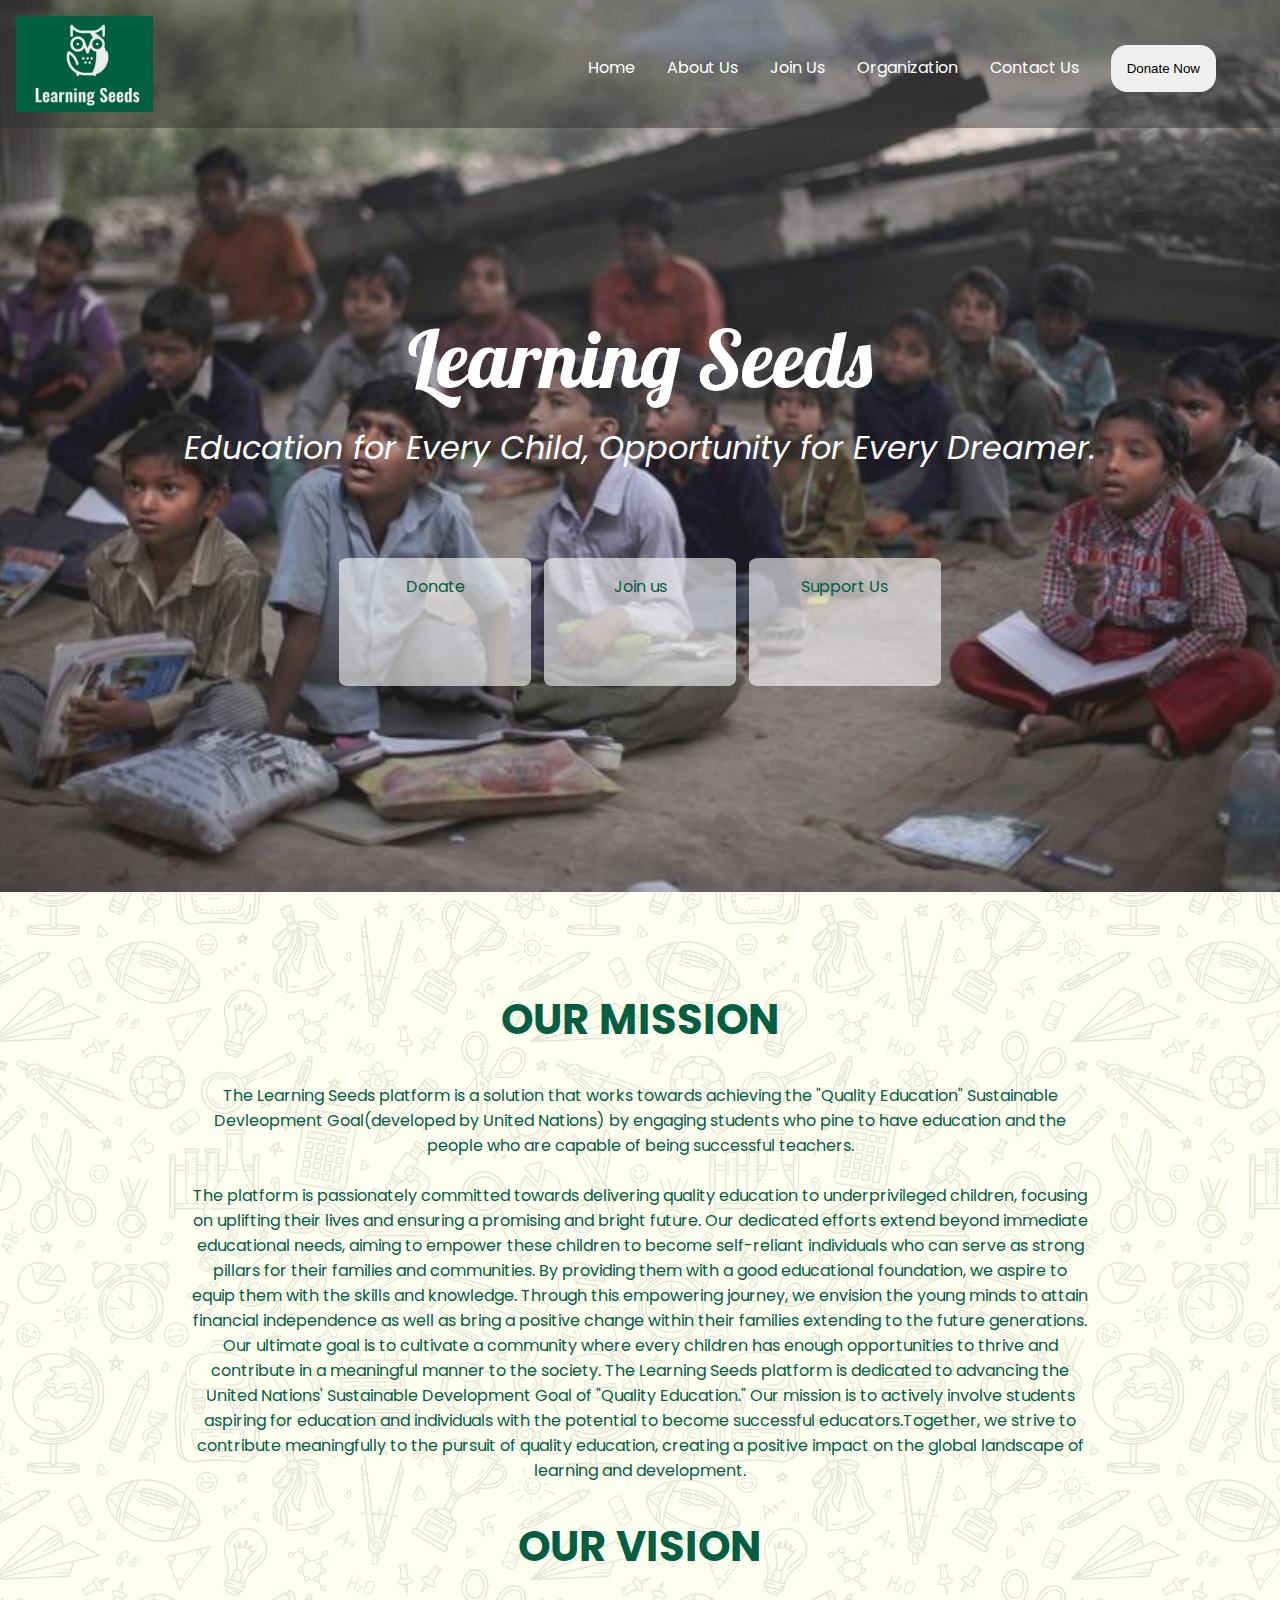
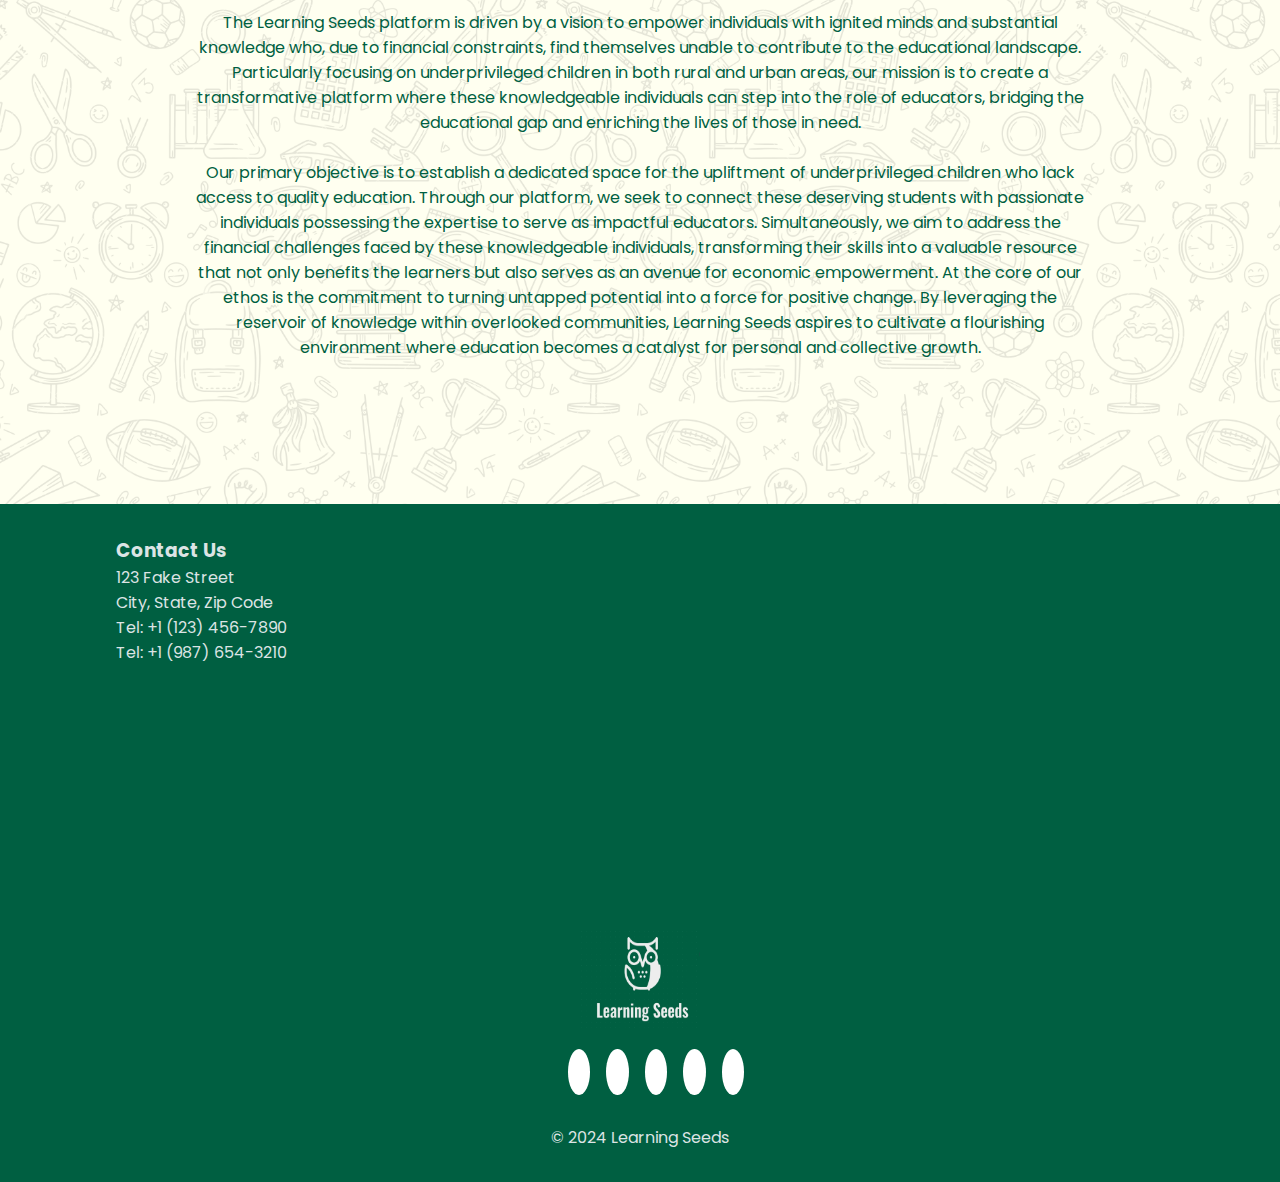
<file: index.html>
<!DOCTYPE html>
<html lang="en">
<head> 
    <meta charset="UTF-8">
    <meta name="viewport" content="width=device-width, initial-scale=1.0">
    <title>Welcome To Learning Seeds</title>
    <link rel="preconnect" href="https://fonts.googleapis.com">
    <link rel="preconnect" href="https://fonts.gstatic.com" crossorigin>
    <link href="https://fonts.googleapis.com/css2?family=DM+Serif+Display:ital@0;1&display=swap" rel="stylesheet">
    <link rel="stylesheet" href="https://cdnjs.cloudflare.com/ajax/libs/font-awesome/6.5.1/css/all.min.css" integrity="sha512-DTOQO9RWCH3ppGqcWaEA1BIZOC6xxalwEsw9c2QQeAIftl+Vegovlnee1c9QX4TctnWMn13TZye+giMm8e2LwA==" crossorigin="anonymous" referrerpolicy="no-referrer" />
    <link rel="stylesheet" href="./pages/css/mine.css">
    <!-- Lobster -->
<link href="https://fonts.googleapis.com/css2?family=Lobster&display=swap" rel="stylesheet">
<!-- Poppins -->
<link href="https://fonts.googleapis.com/css2?family=Lobster&family=Poppins:ital,wght@0,100;0,200;0,300;0,400;0,500;0,600;0,700;0,800;0,900;1,100;1,200;1,300;1,400;1,500;1,600;1,700;1,800;1,900&display=swap" rel="stylesheet">
</head>  
<body>

<!-- Slideshow starts-->
<div class="slideshow">
  <div class="slides">
      <img class="slide" src="./Images/slide a.jpg" alt="Slide 1">
      <img class="slide" src="./Images/slide b2.png" alt="Slide 2">
      <img class="slide" src="./Images/slide p2.png" alt="Slide 3">
      <img class="slide" src="./Images/slide a.jpg" alt="Slide 1">
  </div>
  <!-- Slideshow ends -->

  <!-- text over slideshow -->
  <div class="overlays">
    <!-- NAVBAR here -->
    <nav class="navbar">
        <div class="container">
            <div class="navlogo">
                <img src="./Images/logo.jpg" alt="Logo">
            </div>
            <div class="hamburger" id="hamb" onclick="toggleNav()"><i class="fa-solid fa-bars"></i></div>
            <div class="navs" id="navs">
                <ul type="none" id="abc">
                    <li><a href="./index.html">Home</a></li>
                    <li><a href="#aboutus">About Us</a></li>
                    <li><a href="./pages/educator.html">Join Us</a></li>
                    <li><a href="./pages/Org.html">Organization</a></li>
                    <li><a href="./pages/">Contact Us</a></li>
                    <li> <a href="./pages/donations.html"><button class="btndonate">Donate Now</button></a></li>
                </ul>
            </div>
        </div>
      </nav>
      <!--  -->


      <h1 class="maintext">Learning Seeds</h1>
      <h2 class="subline"><i>Education for Every Child, Opportunity for Every Dreamer.</i></h2>
    
      <div class="mainpage-boxes">
        <div class="single-box"><a href="./pages/donations.html">
            <div class="firsticon"><i class="fa-solid fa-hand-holding-heart"></i></div>
            <div class="til">Donate</div></a>
        </div>
        <div class="single-box"><a href="./pages/educator.html">
            <div class="firsticon"><i class="fa-solid fa-earth-americas"></i></div>
            <div class="til">Join us</div></a>
        </div>
        <div class="single-box"><a href="./pages/Org.html">
            <div class="firsticon"><i class="fa-solid fa-handshake-angle"></i></div>
            <div class="til">Support Us</div></a>
        </div>
        </div>
    </div>
</div>

<!-- About Us Section -->

    <div class="aboutus" id="aboutus">  
        <div class="mis">
            <h1 class="mission">OUR MISSION</h1> 
            <div class="content">
                The Learning Seeds platform is a solution that works towards achieving the "Quality  Education" Sustainable Devleopment Goal(developed by United Nations) by engaging students who pine to have education and the people who are capable of being successful teachers.
                <br><br>
                The platform is passionately committed towards delivering quality education to underprivileged children,
                focusing on uplifting their lives and ensuring a promising and bright future. Our dedicated efforts extend beyond immediate educational needs, aiming to empower these children to become self-reliant individuals who can serve as strong pillars for their families and communities. By providing them with a good educational foundation, we aspire to equip them with the skills and knowledge. Through this empowering journey, we envision the young minds to attain financial independence as well as bring a positive change within their families extending to the future generations. Our ultimate goal is to cultivate a community where every children has enough opportunities to thrive and contribute in a meaningful manner to the society.
                The Learning Seeds platform is dedicated to advancing the United Nations' Sustainable Development Goal of "Quality Education." Our mission is to actively involve students aspiring for education and individuals with the potential to become successful educators.Together, we strive to contribute meaningfully to the pursuit of quality education, creating a positive impact on the global landscape of learning and development.
            </div>
        
            <h1 class="mission">OUR VISION</h1> 
            <div class="content">
                The Learning Seeds platform is driven by a vision to empower individuals with ignited minds and substantial knowledge who, due to financial constraints, find themselves unable to contribute to the educational landscape. Particularly focusing on underprivileged children in both rural and urban areas, our mission is to create a transformative platform where these knowledgeable individuals can step into the role of educators, bridging the educational gap and enriching the lives of those in need.
                <br>
                <br>
                Our primary objective is to establish a dedicated space for the upliftment of underprivileged children who lack access to quality education. Through our platform, we seek to connect these deserving students with passionate individuals possessing the expertise to serve as impactful educators. Simultaneously, we aim to address the financial challenges faced by these knowledgeable individuals, transforming their skills into a valuable resource that not only benefits the learners but also serves as an avenue for economic empowerment.
                At the core of our ethos is the commitment to turning untapped potential into a force for positive change. By leveraging the reservoir of knowledge within overlooked communities, Learning Seeds aspires to cultivate a flourishing environment where education becomes a catalyst for personal and collective growth.
            </div> 
        </div> 
    </div>    
    
<!-- Footer starts here -->
    <footer>
    <div class="footercontainer">
        <div class="upper">
            <div class="contact">
                <h3>Contact Us</h3>
                <div class="j"><p>123 Fake Street<br>
                City, State, Zip Code</p>
                <p>Tel: +1 (123) 456-7890<br>
                Tel: +1 (987) 654-3210</p></div>
            </div>
            <div class="mappy">
                <iframe src="https://www.google.com/maps/embed?pb=!1m18!1m12!1m3!1d3500.8204553104383!2d77.22985807521862!3d28.
                665094175646985!2m3!1f0!2f0!3f0!3m2!1i1024!2i768!4f13.1!3m3!1m2!1s0x390cfd0682f8aa2b%3A0x84c5888a85caa2bd!2sIGD
                TUW%20Auditorium!5e0!3m2!1sen!2sin!4v1708108491361!5m2!1sen!2sin" width="600" height="450" style="border:0;"
                allowfullscreen="" loading="lazy" referrerpolicy="no-referrer-when-downgrade" class="mappy"></iframe>
            </div>
        </div>

        <!-- Soc med icons -->
        <div class="lower">
            <img src="./Images/logo.jpg" alt="" height="100rem" width="120rem">
            <div class="socialmediaicons">
                <div class="icon"><a href=""><i class="fa-brands fa-facebook"></i></a></div>
                <div class="icon"><a href=""><i class="fa-brands fa-instagram"></i></a></div>
                <div class="icon"><a href=""><i class="fa-brands fa-twitter"></i></a></div>
                <div class="icon"><a href=""><i class="fa-brands fa-google-plus"></i></a></div>
                <div class="icon"><a href=""><i class="fa-brands fa-youtube"></i></a></div>
            </div>
        </div>
    </div>

    <div class="trademark">
        © 2024 Learning Seeds
    </div>
    </footer>
    
    <script>
        function toggleNav() {
            // var x = document.getElementById("hamb");
            var y= document.getElementById('abc');
            if (y.style.display == "none") {
                y.style.display = "flex";}
            else {
                y.style.display = "none";
            }
        }
    </script>
    
</body>
</html>
</file>
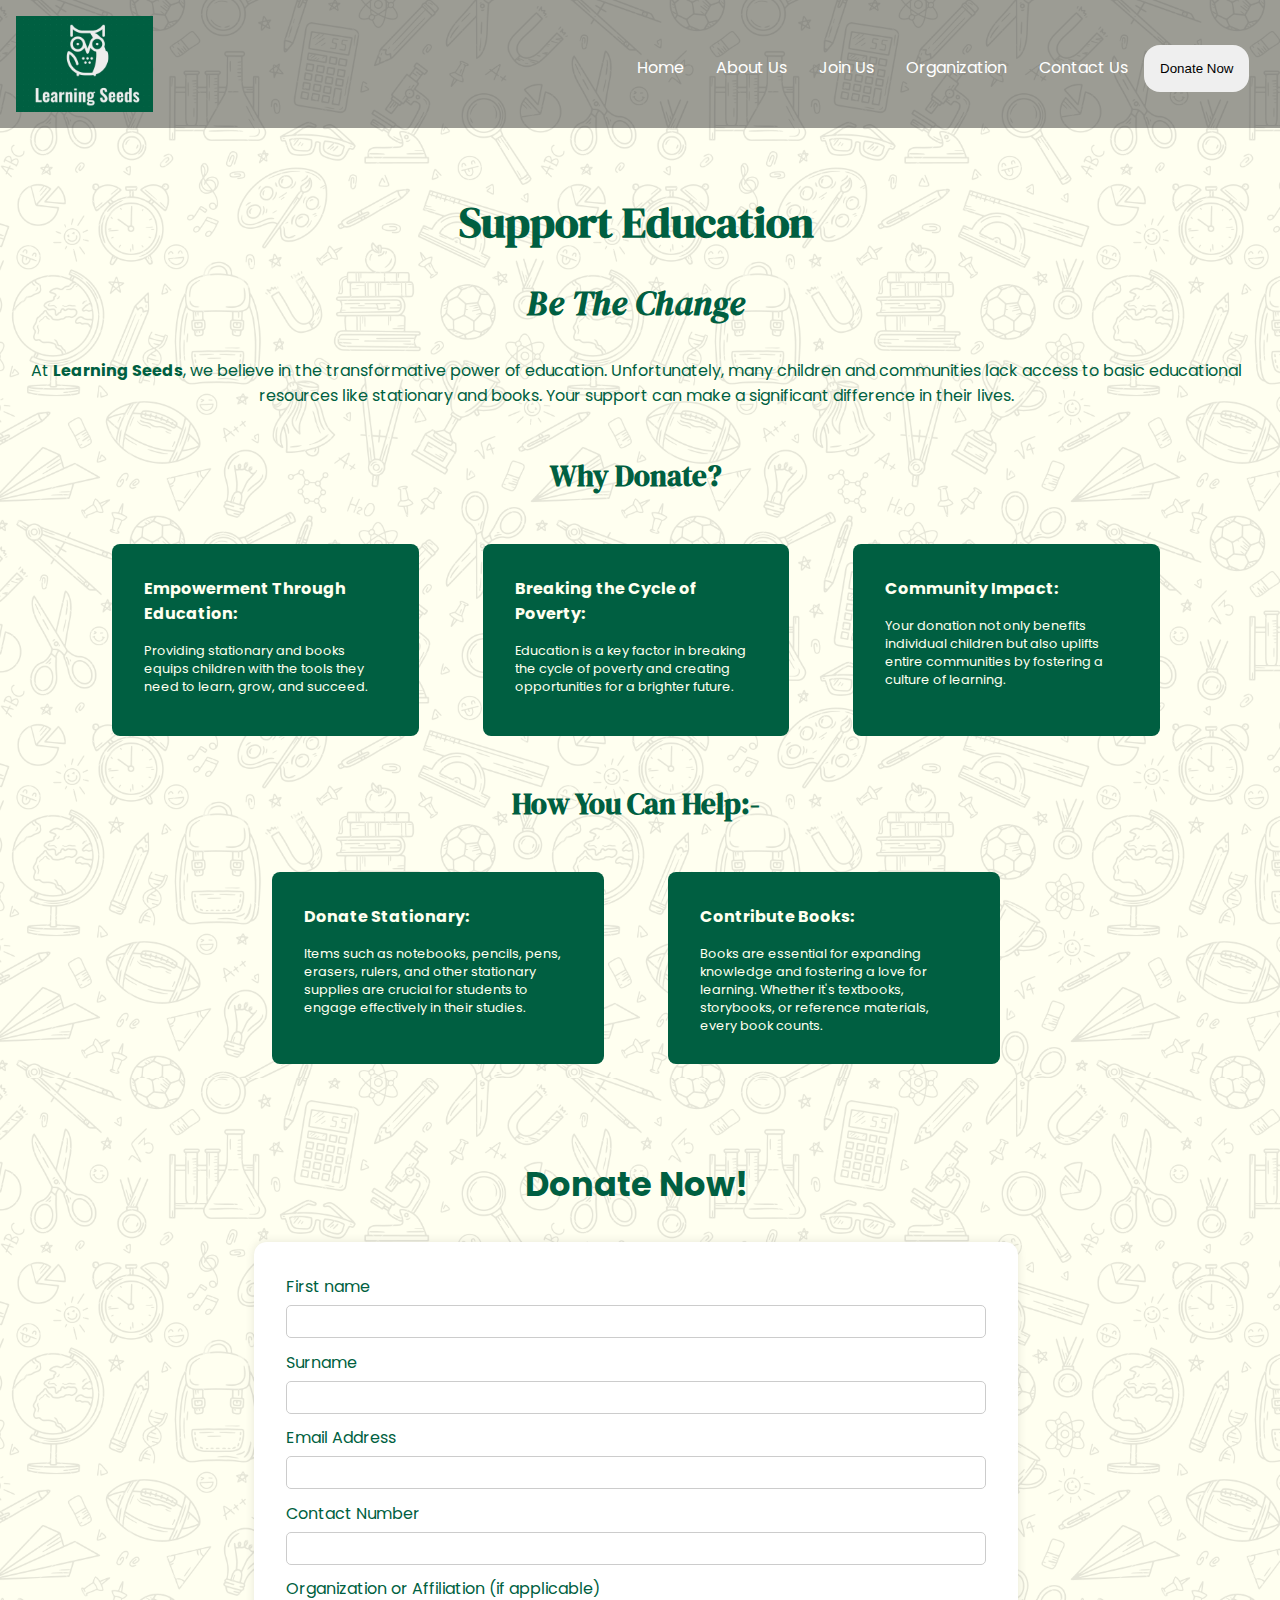
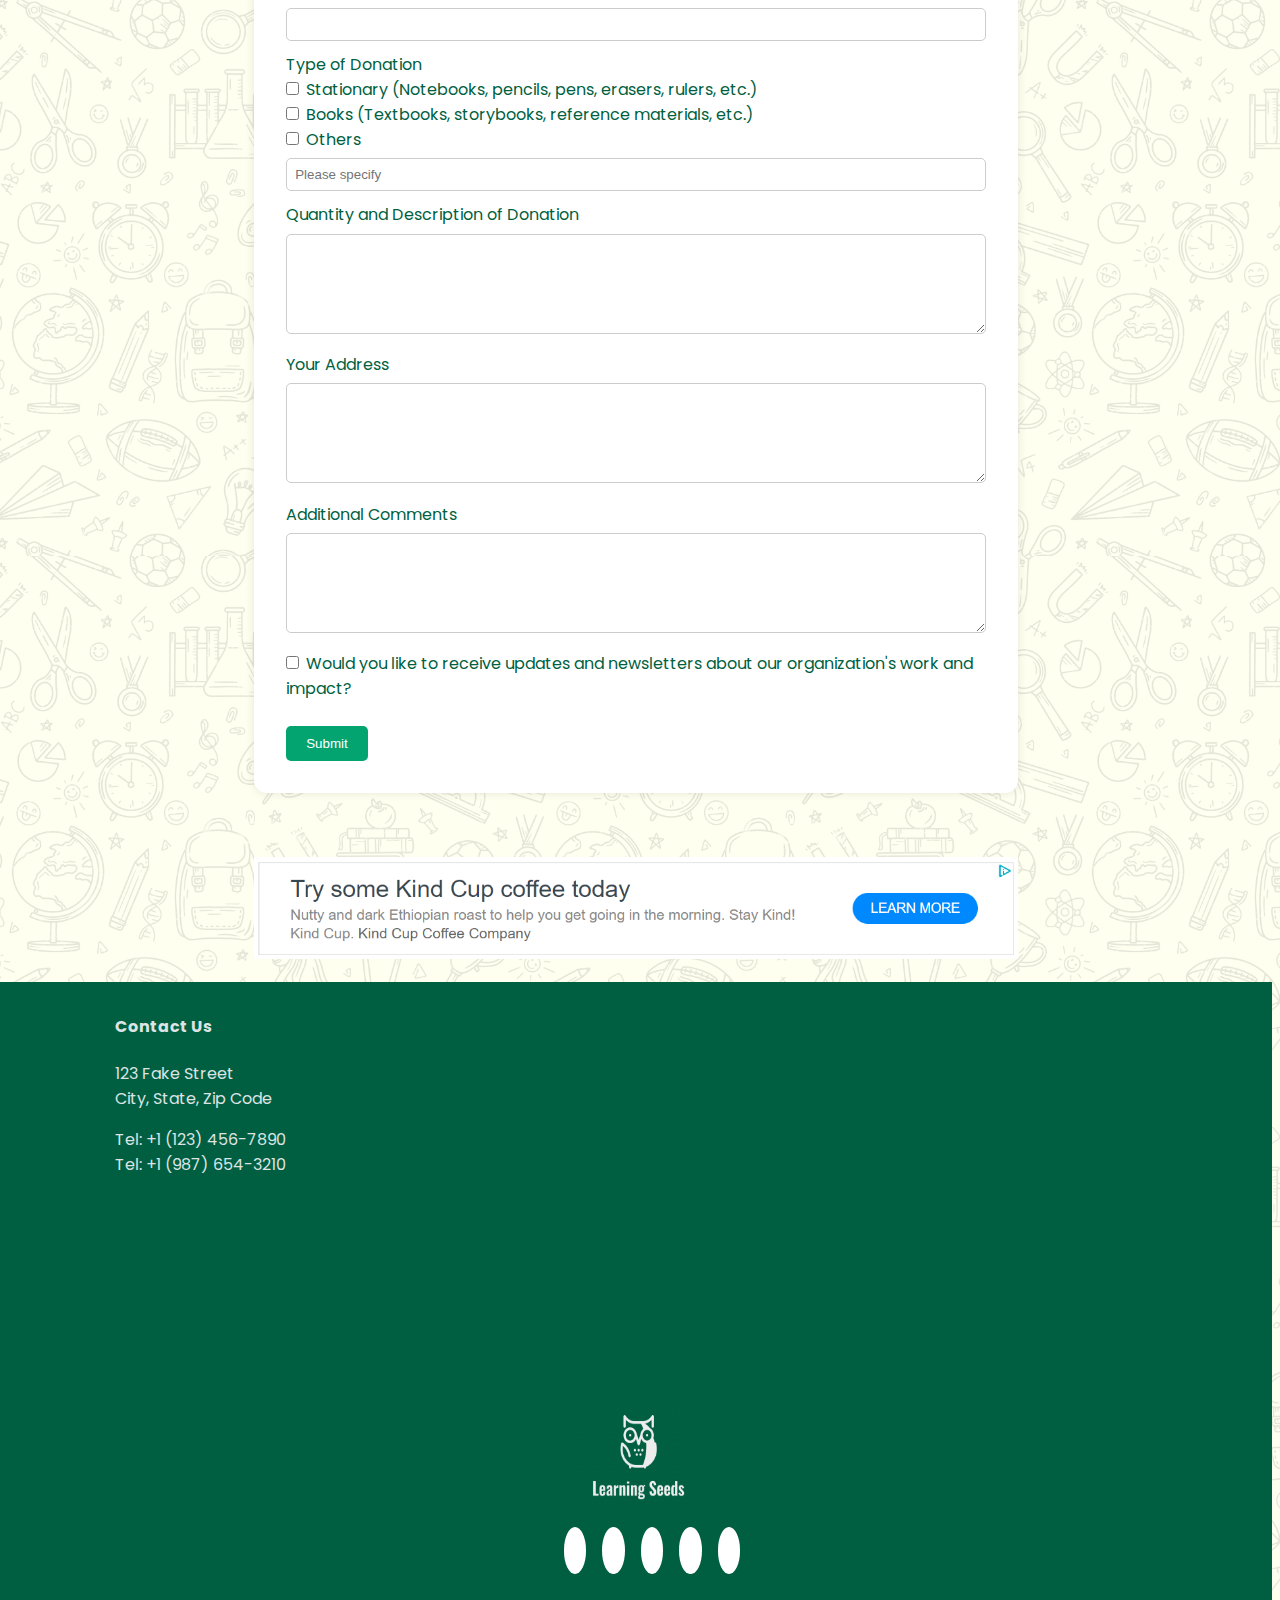
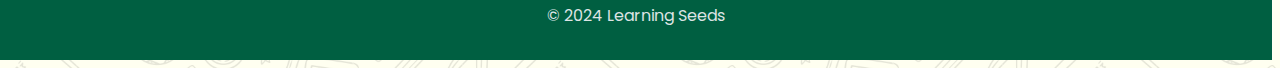
<file: pages/donations.html>
<!DOCTYPE html>
<html lang="en">
<head>
    <meta charset="UTF-8">
    <link rel="stylesheet" href="./css/donations.css">
    <meta name="viewport" content="width=device-width, initial-scale=1.0">
    <link rel="preconnect" href="https://fonts.googleapis.com">
    <link rel="preconnect" href="https://fonts.gstatic.com" crossorigin>
    <link rel="stylesheet" href="https://cdnjs.cloudflare.com/ajax/libs/font-awesome/6.5.1/css/all.min.css" integrity="sha512-DTOQO9RWCH3ppGqcWaEA1BIZOC6xxalwEsw9c2QQeAIftl+Vegovlnee1c9QX4TctnWMn13TZye+giMm8e2LwA==" crossorigin="anonymous" referrerpolicy="no-referrer" />
    <link href="https://fonts.googleapis.com/css2?family=DM+Serif+Display:ital@0;1&display=swap" rel="stylesheet">
    <link href="https://fonts.googleapis.com/css2?family=Lobster&family=Poppins:ital,wght@0,100;0,200;0,300;0,400;0,500;0,600;0,700;0,800;0,900;1,100;1,200;1,300;1,400;1,500;1,600;1,700;1,800;1,900&display=swap" rel="stylesheet">
    <title>Donations</title>
</head>
<body>
    <!-- NAVBAR here -->
    <nav class="navbar">
        <div class="container">
            <div class="navlogo">
                <img src="/Images/logo.jpg" alt="Logo">
            </div>
            <div class="hamburger" id="hamb" onclick="toggleNav()"><i class="fa-solid fa-bars"></i></div>
            <div class="navs" id="navs">
                <ul type="none" id="abc">
                    <li><a href="/index.html">Home</a></li>
                    <li><a href="/index.html">About Us</a></li>
                    <li><a href="./educator.html">Join Us</a></li>
                    <li><a href="./Org.html">Organization</a></li>
                    <li><a href="./contact.html">Contact Us</a></li>
                    <li> <a href="./donations.html"><button class="btndonate">Donate Now</button></a></li>
                </ul>
            </div>
        </div>
      </nav>
      <!--  -->
    <h1>Support Education</h1> 
    <h2 class="btc"><i>Be The Change </i></h2>
   <div class="tee"> At <b>Learning Seeds</b>, we believe in the transformative power of education. Unfortunately, many children and communities lack access to basic educational resources like stationary and books. Your support can make a significant difference in their lives.</div>
   <div class="main">
       <h2 class="hee">Why Donate?</h2>
    <div class="text1">
    <div class="boxes"><b>Empowerment Through Education:</b> <div class="smol">Providing stationary and books equips children with the tools they need to learn, grow, and succeed.</div></div>
    <div class="boxes"><b>Breaking the Cycle of Poverty:</b> <div class="smol">Education is a key factor in breaking the cycle of poverty and creating opportunities for a brighter future.</div></div>
    <div class="boxes"><b>Community Impact:</b> <div class="smol"> Your donation not only benefits individual children but also uplifts entire communities by fostering a culture of learning.</div>
</div> </div>
<h2 class="hee">How You Can Help:-</h2>
<div class="text2">
    <div class="boxes"><b>Donate Stationary:</b><br> <div class="smol">Items such as notebooks, pencils, pens, erasers, rulers, and other stationary supplies are crucial for students to engage effectively in their studies.</div> </div>
    <div class="boxes"><b>Contribute Books:</b><br> <div class="smol">Books are essential for expanding knowledge and fostering a love for learning. Whether it's textbooks, storybooks, or reference materials, every book counts.</div></div>

    </div>
</div> 
</div>
<div class="non"></div>
<div class="h"><h2>Donate Now!</h2></div>
<form>
    <label for="first-name">First name</label>
    <input type="text" id="first-name" name="first-name">
    
    <label for="surname">Surname</label>
    <input type="text" id="surname" name="surname">
    
    <label for="email">Email Address</label>
    <input type="text" id="email" name="email">
    
    <label for="contact-number">Contact Number</label>
    <input type="text" id="contact-number" name="contact-number">
    
    <label for="organization">Organization or Affiliation (if applicable)</label>
    <input type="text" id="organization" name="organization">
    
    <label>Type of Donation</label><br>
    <input type="checkbox" id="stationary" name="donation-type" value="Stationary">
    <label for="stationary">Stationary (Notebooks, pencils, pens, erasers, rulers, etc.)</label><br>
    
    <input type="checkbox" id="books" name="donation-type" value="Books">
    <label for="books">Books (Textbooks, storybooks, reference materials, etc.)</label><br>
    
    <input type="checkbox" id="others" name="donation-type" value="Others">
    <label for="others">Others</label>
    <input type="text" id="other-description" name="other-description" placeholder="Please specify">
    
    <label for="quantity-description">Quantity and Description of Donation</label>
    <textarea id="quantity-description" name="quantity-description" cols="30" rows="4"></textarea>
    
    <label for="address">Your Address</label>
    <textarea id="address" name="address" cols="30" rows="4"></textarea>
    
    <label for="additional-comments">Additional Comments</label>
    <textarea id="additional-comments" name="additional-comments" cols="30" rows="4"></textarea>
    
    <input type="checkbox" id="updates-newsletters" name="updates-newsletters">
    <label for="updates-newsletters">Would you like to receive updates and newsletters about our organization's work and impact?</label>
    <br><br>
    <button type="submit" id="btn">Submit</button>
</form> 
<!-- Embedding Google Advertisements using Google Adsense for use of Google Technology -->
<script async src="https://pagead2.googlesyndication.com/pagead/js/adsbygoogle.js?client=ca-pub-6715118164505559"
                     crossorigin="anonymous"></script>
                <!-- adver -->
<ins class="adsbygoogle"
        style="display:block"
        data-ad-client="ca-pub-6715118164505559"
        data-ad-slot="6099712718"
        data-ad-format="auto"
        data-full-width-responsive="true"></ins>
<script>
(adsbygoogle = window.adsbygoogle || []).push({});
</script>
<img src="/Images/samplead.png" class="imgad">
<footer>
    <div class="footercontainer">
    <div class="upper">
    <div class="contact">
        <h4>Contact Us</h4>
        <div class="j"><p>123 Fake Street<br>
        City, State, Zip Code</p>
        <p>Tel: +1 (123) 456-7890<br>
        Tel: +1 (987) 654-3210</p></div>
    </div>
    <div class="mappy">
        <iframe src="https://www.google.com/maps/embed?pb=!1m18!1m12!1m3!1d3500.8204553104383!2d77.22985807521862!3d28.
665094175646985!2m3!1f0!2f0!3f0!3m2!1i1024!2i768!4f13.1!3m3!1m2!1s0x390cfd0682f8aa2b%3A0x84c5888a85caa2bd!2sIGD
TUW%20Auditorium!5e0!3m2!1sen!2sin!4v1708108491361!5m2!1sen!2sin" width="600" height="450" style="border:0;"
 allowfullscreen="" loading="lazy" referrerpolicy="no-referrer-when-downgrade" class="mappy"></iframe>

</div>
</div>
    <div class="lower">
        <img src="/Images/logo.jpg" alt="" height="100rem" width="120rem">
        <div class="socialmediaicons">
                <div class="icon"><a href=""><i class="fa-brands fa-facebook"></i></a></div>
                <div class="icon"><a href=""><i class="fa-brands fa-instagram"></i></a></div>
                <div class="icon"><a href=""><i class="fa-brands fa-twitter"></i></a></div>
                <div class="icon"><a href=""><i class="fa-brands fa-google-plus"></i></a></div>
                <div class="icon"><a href=""><i class="fa-brands fa-youtube"></i></a></div>
        </div>
    </div>
</div>
<div class="trademark">
    © 2024 Learning Seeds
</div>
</footer>
<script>
function toggleNav() {
    // var x = document.getElementById("hamb");
    var y= document.getElementById('abc');
    if (y.style.display == "none") {
        y.style.display = "flex";}
    else {
        y.style.display = "none";
    }
} 
</script>
<script>
    document.getElementById("btn").addEventListener("click", function() {
        window.scrollTo(0, 0);
        alert("Your form has been submitted, we'll get back to you soon. Thank you!");
        })
</script></body>

    </html>
</file>
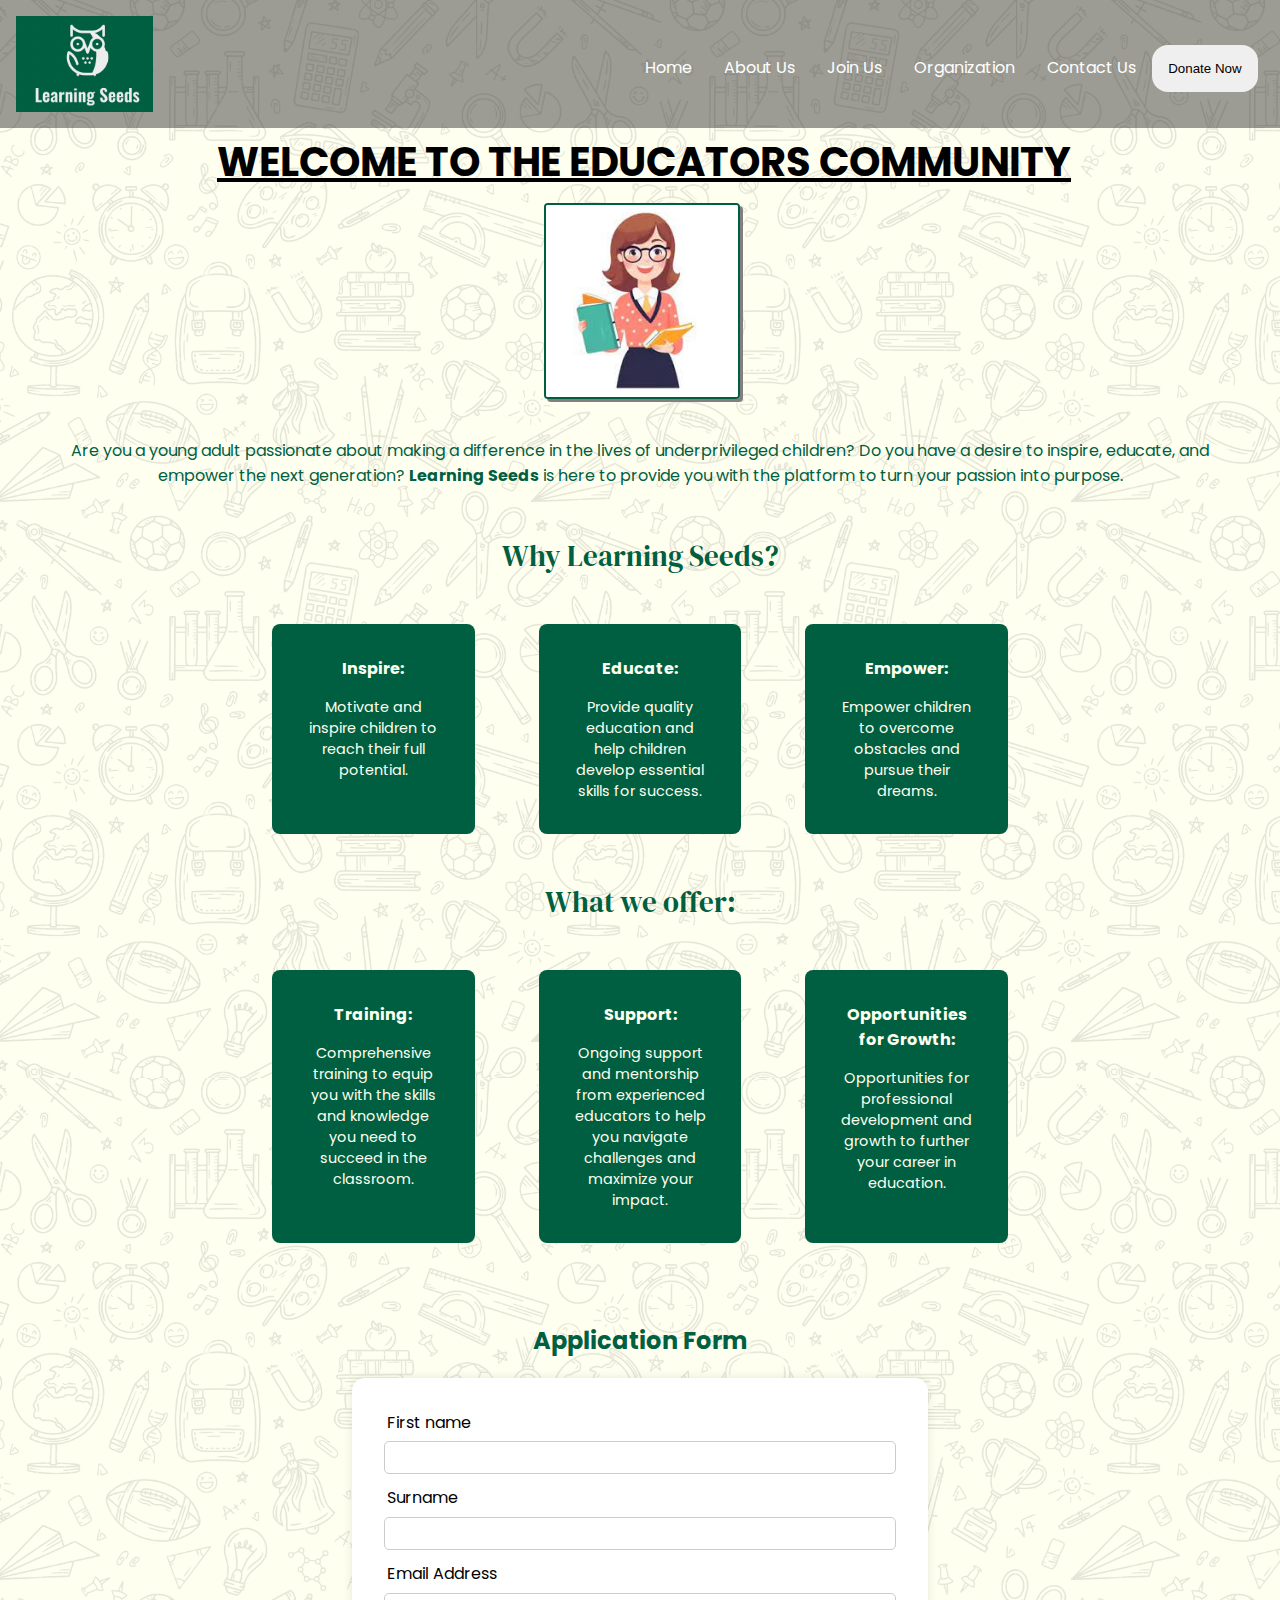
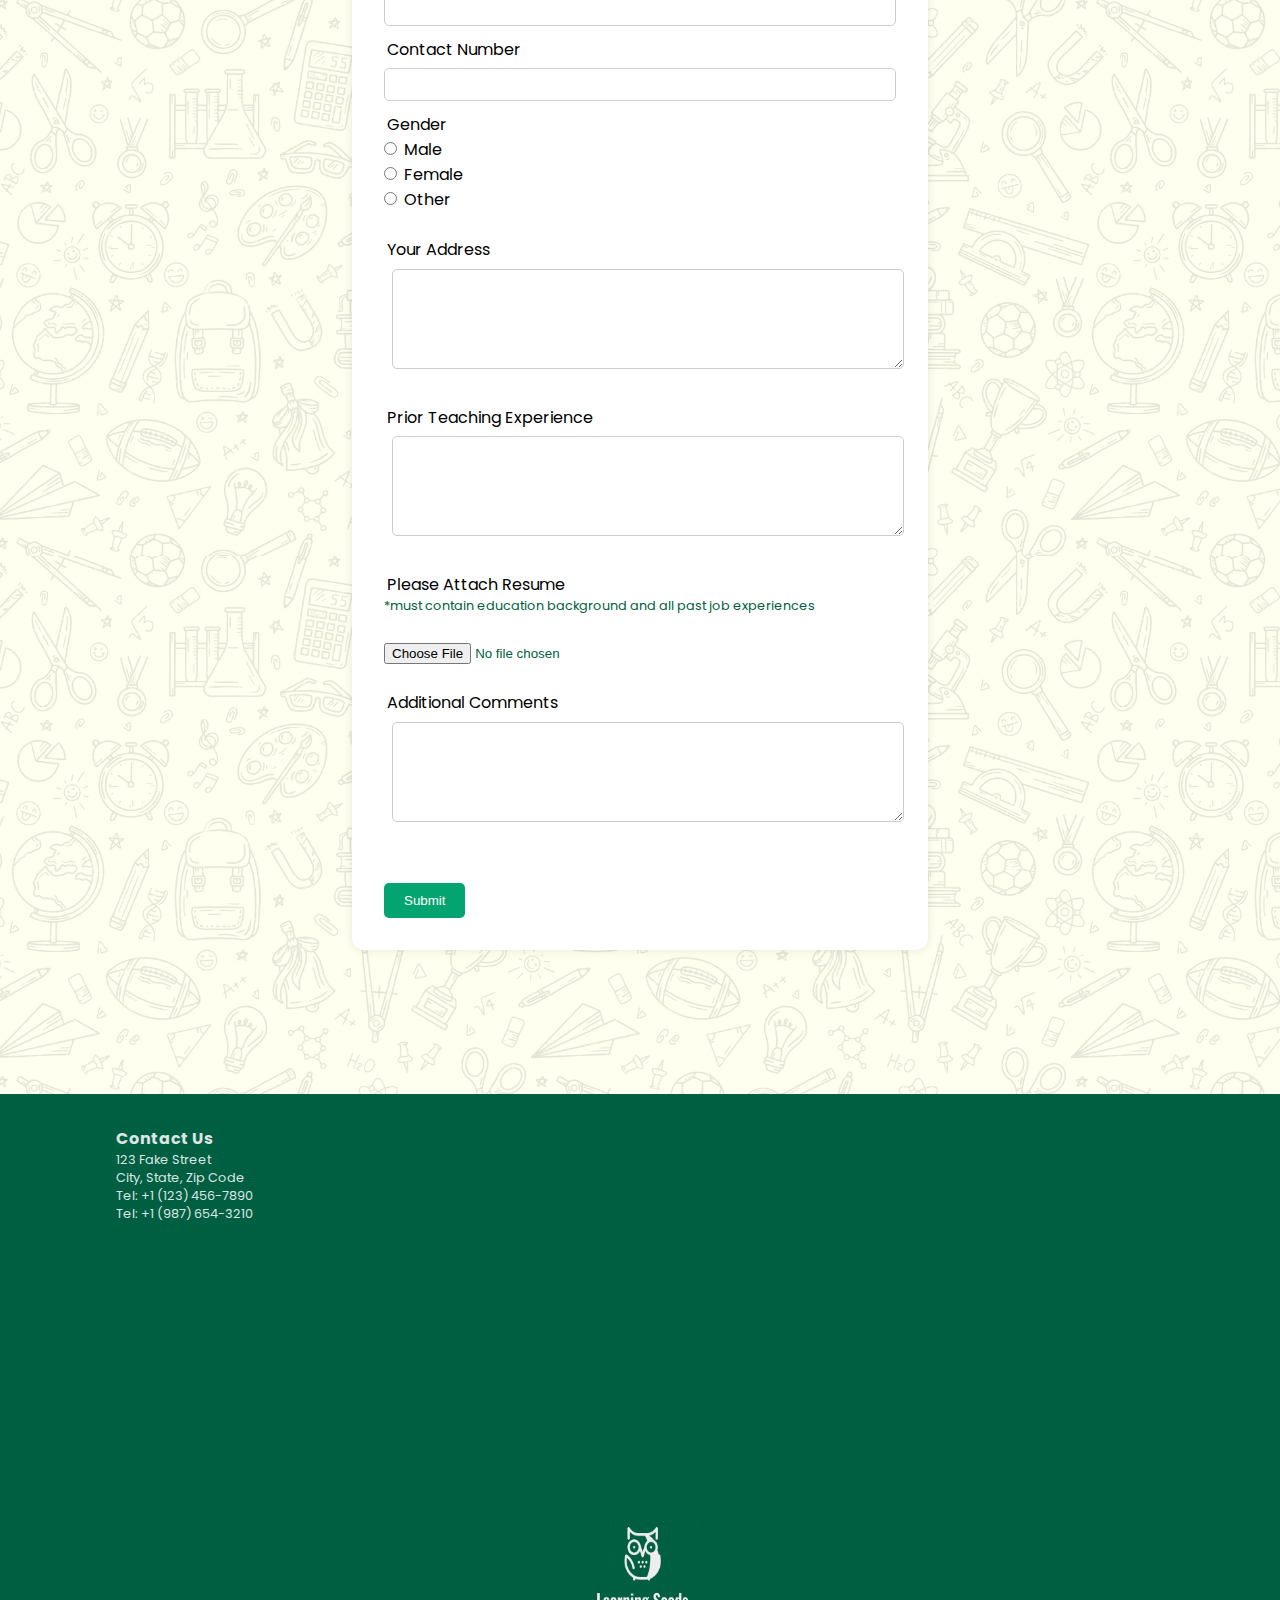
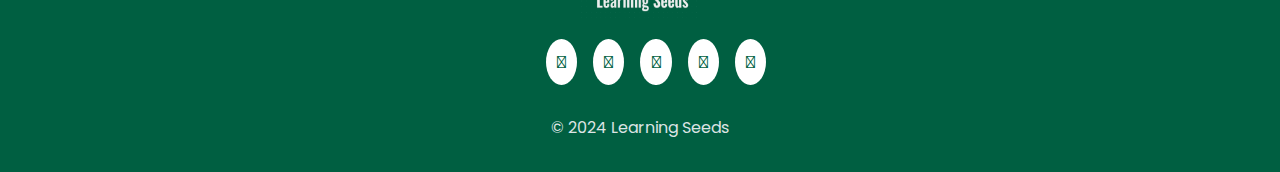
<file: pages/educator.html>
<!DOCTYPE html>
<html lang="en">
<head>
    <meta charset="UTF-8">
    <meta name="viewport" content="width=device-width, initial-scale=1.0">
    <link rel="preconnect" href="https://fonts.googleapis.com">
    <link rel="preconnect" href="https://fonts.gstatic.com" crossorigin>
    <link rel="stylesheet" href="https://cdnjs.cloudflare.com/ajax/libs/font-awesome/6.5.1/css/all.min.css" integrity="sha512-DTOQO9RWCH3ppGqcWaEA1BIZOC6xxalwEsw9c2QQeAIftl+Vegovlnee1c9QX4TctnWMn13TZye+giMm8e2LwA==" crossorigin="anonymous" referrerpolicy="no-referrer" />
    <link href="https://fonts.googleapis.com/css2?family=DM+Serif+Display:ital@0;1&display=swap" rel="stylesheet">
    <link href="https://fonts.googleapis.com/css2?family=Lobster&family=Poppins:ital,wght@0,100;0,200;0,300;0,400;0,500;0,600;0,700;0,800;0,900;1,100;1,200;1,300;1,400;1,500;1,600;1,700;1,800;1,900&display=swap" rel="stylesheet">
    <link href="https://cdnjs.cloudflare.com/ajax/libs/font-awesome/5.15.4/css/all.min.css" rel="stylesheet">
    <link href="./css/edu.css" rel="stylesheet"> 
    <title>Educator's Page</title>
</head> 
<body><!-- NAVBAR here -->
  <nav class="navbar">
      <div class="containner">
          <div class="navlogo">
              <img src="/Images/logo.jpg" alt="Logo">
          </div>
          <div class="hamburger" id="hamb" onclick="toggleNav()"><i class="fa-solid fa-bars"></i></div>
          <div class="navs" id="navs">
              <ul type="none" id="abc">
                <li><a href="/index.html">Home</a></li>
                <li><a href= "/index.html">About Us</a></li>
                <li><a href="./educator.html">Join Us</a></li>
                <li><a href="./Org.html">Organization</a></li>
                <li><a href="./contact.html">Contact Us</a></li>
                <li> <a href="./donations.html"><button class="btndonate">Donate Now</button></a></li>
              </ul>
          </div>
      </div>
    </nav>
    <!--  -->
    <h2 class="h2">WELCOME TO THE EDUCATORS COMMUNITY</h2>
    <img src="[data-uri]" alt="Image is not available" class="teacher">  
 <!-- <div class="container"> -->               
    <div class="intro-text"></div>
 <!-- <p class="para">"A job as a teacher affects eternity,inspire children.His influence can never stop."</p>  -->
 <div class="tee">Are you a young adult passionate about making a difference in the lives of 
    underprivileged children? Do you have a desire to inspire, educate, and empower the next generation? 
    <b>Learning Seeds</b> is here to provide you with the platform to turn your passion into purpose.</div>
 <!-- <div class="main"> -->
     <div class="hee">Why Learning Seeds?</div>
  <div class="text1">
  <div class="boxes"><b>Inspire:</b> <div class="smol">Motivate and inspire children to reach their full potential.</div></div>
  <div class="boxes"><b>Educate:</b> <div class="smol">Provide quality education and help children develop essential skills for success.</div></div>
  <div class="boxes"><b>Empower:</b> <div class="smol">Empower children to overcome obstacles and pursue their dreams.</div>
</div> </div>

<div class="hee">What we offer:</div>
<div class="text2">
    <div class="boxes">
        <b>Training:</b>
        <div class="smol">Comprehensive training to equip you with the skills and knowledge you need to succeed in the classroom.</div>
      </div>
      
      <div class="boxes">
        <b>Support:</b>
        <div class="smol">Ongoing support and mentorship from experienced educators to help you navigate challenges and maximize your impact.</div>
      </div>
      
      <div class="boxes">
        <b>Opportunities for Growth:</b>
        <div class="smol">Opportunities for professional development and growth to further your career in education.</div>
      </div>
      
  </div>
  <div class="non"></div>
  <div class="h"><h2>Application Form</h2></div>
  <form>
      <label for="first-name">First name</label>
      <input type="text" id="first-name" name="first-name">
      
      <label for="surname">Surname</label>
      <input type="text" id="surname" name="surname">
      
      <label for="email">Email Address</label>
      <input type="text" id="email" name="email">
      
      <label for="contact-number">Contact Number</label>
      <input type="text" id="contact-number" name="contact-number">
      <label>Gender</label><br>
      <input type="radio" id="gen-male" name="gen-male" value="Male">
      <label for="m">Male</label><br>
      <input type="radio" id="gen-female" name="gen-female" value="Female">
      <label for="fem">Female</label><br>
      <input type="radio" id="gen-other" name="gen-other" value="other">
      <label for="o">Other</label><br>
      <br>
      <label for="address">Your Address</label>
      <textarea id="address" name="address" cols="30" rows="4"></textarea>
<br>
      <label for="organization">Prior Teaching Experience</label>
      <textarea id="description" name="description" cols="30" rows="2"></textarea>
      <br>
      <label for="quantity-description">Please Attach Resume <br> </label> <div class="j">*must contain education background and all past job experiences</div>
      <br>
      <input type="file" id="resume" name="resume" accept=".pdf,.doc,.docx" required>
      <br> <br>
      <label for="additional-comments">Additional Comments</label>
      <textarea id="additional-comments" name="additional-comments" cols="30" rows="4"></textarea>
  <br><br>  
      <button type="submit" id="btn">Submit</button>
  </form>
  <footer>
    <div class="footercontainer">
    <div class="upper">
    <div class="contact">
        <h4>Contact Us</h4>
        <div class="j"><p>123 Fake Street<br>
        City, State, Zip Code</p>
        <p>Tel: +1 (123) 456-7890<br>
        Tel: +1 (987) 654-3210</p></div>
    </div>
    <div class="mappy">
        <iframe src="https://www.google.com/maps/embed?pb=!1m18!1m12!1m3!1d3500.8204553104383!2d77.22985807521862!3d28.
665094175646985!2m3!1f0!2f0!3f0!3m2!1i1024!2i768!4f13.1!3m3!1m2!1s0x390cfd0682f8aa2b%3A0x84c5888a85caa2bd!2sIGD
TUW%20Auditorium!5e0!3m2!1sen!2sin!4v1708108491361!5m2!1sen!2sin" width="600" height="450" style="border:0;"
 allowfullscreen="" loading="lazy" referrerpolicy="no-referrer-when-downgrade" class="mappy"></iframe>

</div>
</div>
    <div class="lower">
        <img src="/Images/logo.jpg" alt="" height="100rem" width="120rem">
        <div class="socialmediaicons">
                <div class="icon"><a href=""><i class="fa-brands fa-facebook"></i></a></div>
                <div class="icon"><a href=""><i class="fa-brands fa-instagram"></i></a></div>
                <div class="icon"><a href=""><i class="fa-brands fa-twitter"></i></a></div>
                <div class="icon"><a href=""><i class="fa-brands fa-google-plus"></i></a></div>
                <div class="icon"><a href=""><i class="fa-brands fa-youtube"></i></a></div>
        </div>
    </div>
</div>
<div class="trademark">
    © 2024 Learning Seeds
</div>
</footer>
<script>
function toggleNav() {
    // var x = document.getElementById("hamb");
    var y= document.getElementById('abc');
    if (y.style.display == "none") {
        y.style.display = "flex";}
    else {
        y.style.display = "none";
    }
}
</script>
  <script>
      document.getElementById("btn").addEventListener("click", function() {
          window.scrollTo(0, 0);
          alert("Your form has been submitted, we'll get back to you soon. Thank you!");
          })
  </script>
</body>
</html>
</file>
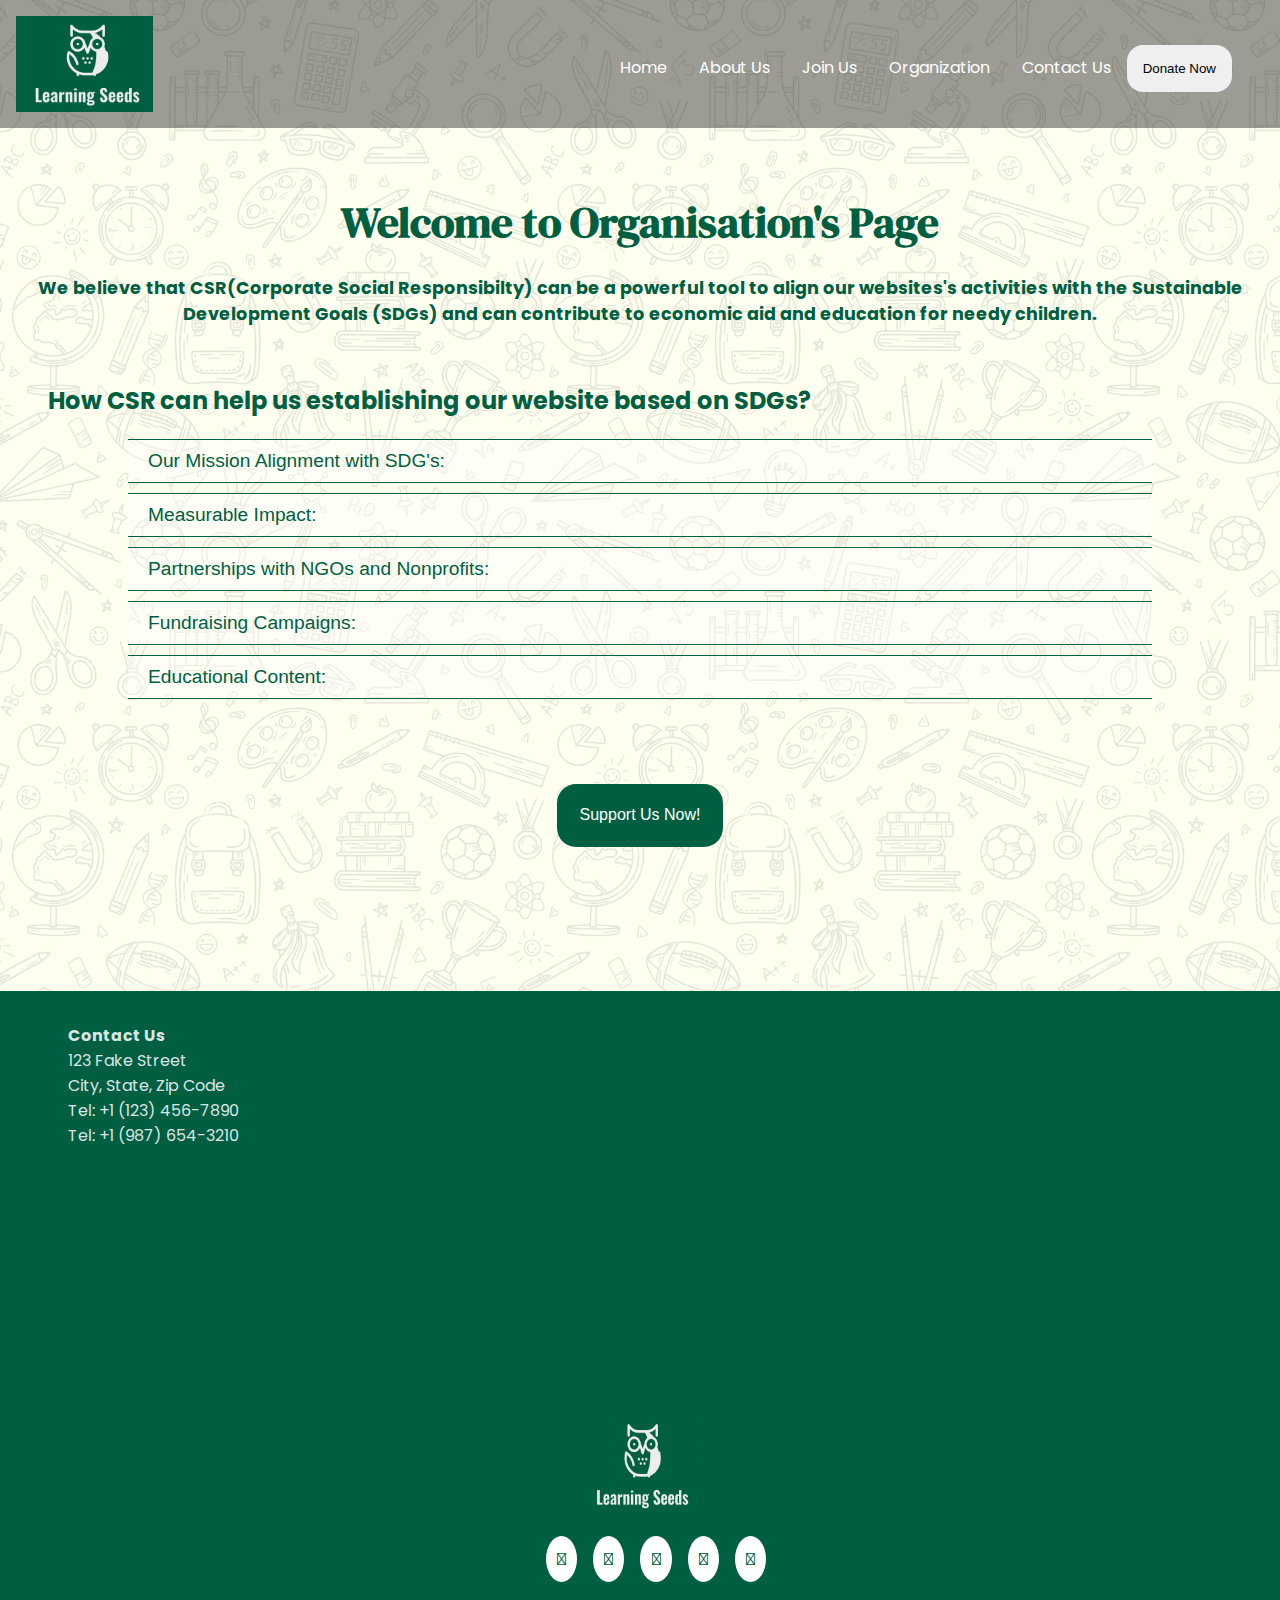
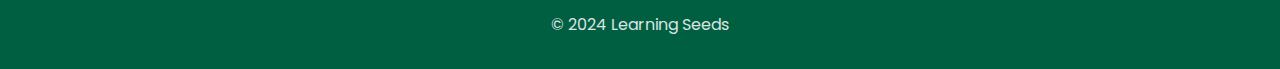
<file: pages/Org.html>
<!DOCTYPE html>
<html lang="en">
<head>
    <meta charset="UTF-8">
    <meta name="viewport" content="width=device-width, initial-scale=1.0">
    <title>Organisation's Page</title>
    <link rel="preconnect" href="https://fonts.googleapis.com">
    <link rel="preconnect" href="https://fonts.gstatic.com" crossorigin>
    <link href="https://fonts.googleapis.com/css2?family=DM+Serif+Display:ital@0;1&display=swap" rel="stylesheet">
    <link rel="stylesheet" href="https://cdnjs.cloudflare.com/ajax/libs/font-awesome/5.15.4/css/all.min.css">
    <link href="https://fonts.googleapis.com/css2?family=Lobster&family=Poppins:ital,wght@0,100;0,200;0,300;0,400;0,500;0,600;0,700;0,800;0,900;1,100;1,200;1,300;1,400;1,500;1,600;1,700;1,800;1,900&display=swap" rel="stylesheet">
    <link rel="stylesheet" href="https://cdnjs.cloudflare.com/ajax/libs/font-awesome/6.5.1/css/all.min.css" integrity="sha512-DTOQO9RWCH3ppGqcWaEA1BIZOC6xxalwEsw9c2QQeAIftl+Vegovlnee1c9QX4TctnWMn13TZye+giMm8e2LwA==" crossorigin="anonymous" referrerpolicy="no-referrer" />
    <link rel="stylesheet" href="./css/org.css">
</head> 
<body>
    <!-- NAVBAR here -->
    <nav class="navbar">
        <div class="container">
            <div class="navlogo">
                <img src="/Images/logo.jpg" alt="Logo">
            </div>
            <div class="hamburger" id="hamb" onclick="toggleNav()"><i class="fa-solid fa-bars"></i></div>
            <div class="navs" id="navs">
                <ul type="none" id="abc">
                    <li><a href="/index.html">Home</a></li>
                    <li><a href="/index.html">About Us</a></li>
                    <li><a href="./educator.html">Join Us</a></li>
                    <li><a href="./Org.html">Organization</a></li>
                    <li><a href="./contact.html">Contact Us</a></li>
                    <li> <a href="./donations.html"><button class="btndonate">Donate Now</button></a></li>
                </ul>
            </div>
        </div>
      </nav>
      <!--  --><!-- Content Starts -->

        <div class="fade-in-text">
            <h1>Welcome to Organisation's Page</h1>
        </div>
        <h2 class="intro">
            We believe that CSR(Corporate Social Responsibilty) can be a powerful tool to align our websites's activities with the Sustainable Development Goals (SDGs) and can contribute to economic aid and education for needy children.
        </h2>
        <h3>How CSR can help us establishing our website based on SDGs?</h3>
        <div class="faq-container">
            <div class="faq">
            <button class="faq-question"> Our Mission Alignment with SDG's:</button>
                  <div class="faq-answer">Our Website's Mission and Objectives align with SDG's relating to economic development and education, particularly SDG-1(No Poverty) and SDG-4(Quality Education).
                </div>
                </div>
                <div class="faq">
                    <button class="faq-question">Measurable Impact:</button>
                    <div class="faq-answer">By aligning with government educational policies and receiving financial support, our website could scale its operations, reaching more children and fostering a positive learning environment.
                        We regularly assess and report on the progress we made towards our goals, demonstrating a commitment to accountability and continuous improvement.
                    </div>
                </div>
                <div class="faq">
            <button class="faq-question">Partnerships with NGOs and Nonprofits:</button>
                  <div class="faq-answer">We aim at collaborating with reputable non-governmental organizations (NGOs) and nonprofits working on economic development and educational initiatives. This would help them leverage their expertise, network and resources helping us create a societal impact.
                </div>
                </div>
                <div class="faq">
            <button class="faq-question">Fundraising Campaigns:</button>
                      <div class="faq-answer"> We have launched targeted fund-raising and donation campaigns on our website generating funds for economic aid and education programs.
                        The aid from government would enable us to establish well-equipped educational centers, hire qualified teachers, and develop comprehensive learning programs
                    </div>
                </div>
                <div class="faq">
            <button class="faq-question">
                Educational Content:</button>
                <div class="faq-answer">Our Website can be used as a platform to share educational content related to the SDGs, economic development, and quality education,<br>
                    To raise awareness about the issues, solutions, and the impact of individual and collective actions.
                </div>
            </div>
        </div>
    <div class="sap"> <a href="./donations.html"><button class="btn">Support Us Now!</button></a></div>
    </body>
    <footer>
        <div class="footercontainer">
        <div class="upper">
        <div class="contact">
            <h4>Contact Us</h4>
            <div class="j"><p>123 Fake Street<br>
            City, State, Zip Code</p>
            <p>Tel: +1 (123) 456-7890<br>
            Tel: +1 (987) 654-3210</p></div>
        </div>
        <div class="mappy">
            <iframe src="https://www.google.com/maps/embed?pb=!1m18!1m12!1m3!1d3500.8204553104383!2d77.22985807521862!3d28.
    665094175646985!2m3!1f0!2f0!3f0!3m2!1i1024!2i768!4f13.1!3m3!1m2!1s0x390cfd0682f8aa2b%3A0x84c5888a85caa2bd!2sIGD
    TUW%20Auditorium!5e0!3m2!1sen!2sin!4v1708108491361!5m2!1sen!2sin" width="600" height="450" style="border:0;"
     allowfullscreen="" loading="lazy" referrerpolicy="no-referrer-when-downgrade" class="mappy"></iframe>
    
    </div>
    </div>
        <div class="lower">
            <img src="/Images/logo.jpg" alt="" height="100rem" width="120rem">
            <div class="socialmediaicons">
                    <div class="icon"><a href=""><i class="fa-brands fa-facebook"></i></a></div>
                    <div class="icon"><a href=""><i class="fa-brands fa-instagram"></i></a></div>
                    <div class="icon"><a href=""><i class="fa-brands fa-twitter"></i></a></div>
                    <div class="icon"><a href=""><i class="fa-brands fa-google-plus"></i></a></div>
                    <div class="icon"><a href=""><i class="fa-brands fa-youtube"></i></a></div>
            </div>
        </div>
    </div>
    <div class="trademark">
        © 2024 Learning Seeds
    </div>
    </footer>
<script>
    function toggleNav() {
        // var x = document.getElementById("hamb");
        var y= document.getElementById('abc');
        if (y.style.display == "none") {
            y.style.display = "flex";}
        else {
            y.style.display = "none";
        }
    }
</script>
<script>const faqButtons = document.querySelectorAll('.faq-question');

    faqButtons.forEach(button => {
      button.addEventListener('click', () => {
        const answer = button.nextElementSibling;
        answer.classList.toggle('active');
    
        if (answer.classList.contains('active')) {
          answer.style.display = 'block';
        } else {
          answer.style.display = 'none';
        }
      });
    });
    
</script>
</html>
</file>
<file: pages/css/mine.css>
* {
    margin: 0;
    padding: 0;
}
body{
    background-image: url('/Images/bge.png');
    background-repeat: repeat;  
    font-family: "Poppins", sans-serif;
    font-weight: 400;
    font-style: normal;
    background-color: ivory;
    color: #005F41;
}

/* slideshow */
.slideshow {
    position: relative;
    /* display:inline-flex; */
    height: 100%;
    overflow-x: hidden;
}
  .slides {
    position: relative;
    animation-name:slide;
    animation-duration: 20s;
    animation-iteration-count: infinite;
    width:100%;
    display: flex;
    height: 100vh;
    transition: all 1s ease;
    margin-top: -0.5rem;
  }
  .slide {
    width: 100%;
    height: 100%;
    object-fit: cover;
    /* position: absolute; */
  }
  @keyframes slide{
    0%{
        left:0%;
    }
    8%{
        left:-100%;
    }
    33.3%{
        left:-100%;
    }
    41.3%{
        left:-200%;
    }
    66.6%{ 
        left:-200%;
    }
    74.6%{
        left:-300%;
    }
    100%{
        left:-300%;
    }
}
.slide {
    width: 100%;
    opacity: 0.9;
    flex: 0 0 auto;
}
/* Slide show ends */


/* Content Overlay */
.overlays{
    position: absolute;
    top: 0;
    left: 0;
    width: 100%;
    height: 100%;
    z-index: 2;
}

/* headings */
.maintext{
    color:white;
    text-align: center;
    margin-top: 20vh;
    margin-bottom: 0.1rem;
    font-size: 5rem;
    font-family: "Lobster", sans-serif;
    font-weight: 400;
    font-style: normal;
    font-optical-sizing: auto;
    font-weight: 300;
    font-style: normal;
    font-variation-settings:"wdth" 100;
    animation: up 1s;
}

.subline{
    color: white;
    text-align: center;
    font-family: "Poppins", sans-serif;
    font-weight: 400;
    font-style: italic; 
    margin-top: 1rem;
    margin-left: 2rem;
    margin-right: 2rem;
    font-size: 2rem;
    animation: up 1s;  
}

@keyframes up {
  0%{
    transform: translateY(10%);
  }
  100%{
    transform: translateY(0%);
  }    
}

/* donate and join us wale boxes */
.mainpage-boxes{
    display: flex;
    text-align: center;
    margin-top: 3rem;
    flex-direction: row;
    padding: 2rem;
    justify-content: center;
}
.mainpage-boxes a{
    text-decoration: none;
    color: #005F41;
}
.single-box{
    background-color: rgba(255, 255, 255, 0.6);
    cursor: pointer;
    height: 5rem;
    padding: 1rem;
    padding-bottom: 2rem;
    border-radius: 5%;
    margin: 0.4rem;
    width: 10rem;
    transition: 0.6s;
}
.til{
    display: block;
}
.single-box:hover{
    transform: scale(1.1);
}
.firsticon{
    font-size: 3rem;
    padding: 0;
}
/* Content overlay ends */

/* mission vision */
.aboutus{
    margin-top: 6rem;
}
.mission{
    color: #005F41;
    text-align: center;
    font-size: 2.6rem;
}
.content{
    margin: 2rem;
    text-align: center;
    margin-left: 15%;
    width: 70%;
    font-size: 1rem;
}
.hed2{
    text-align: center;
    font-family: "DM Serif Display", serif;
    margin-top: 4rem;
    font-size: 2rem;
}

/* Footer starts */
footer{
    background-color: #f0f0f0;
    padding: 2rem;
    top: 3rem;
    left: 0;
    text-align: left;
    background-color: #005F41;
    margin-top: 9rem;
    color: #dce4e4;
}
.upper{
    display: flex;
    justify-content: space-around;
}
.contact{
    width: 50%;
    margin-left: 5rem;
}
.mappy{
    height: 40vh;
    width: 40vw;
}
.socialmediaicons{
    display: flex;
    width: 100%;
    justify-content: center;
    /* margin: 2rem; */
    padding: 1rem;
}
.icon{
    margin: 0.5rem;
}
.socialmediaicons a{
    text-decoration: none;
    padding: 0.7rem;
    background-color: white;
    border-radius: 50%;
    color: #005F41;
    font-size: 1.1rem;
}
.socialmediaicons a:hover{
    background-color: #005F41;
    transition: 0.3s;
}
.socialmediaicons a:hover i{
    color: white;
    transition: 0.3s;
}
.trademark{
    margin-top: 1rem;
    text-align: center;
}
.lower{
    align-items: center;
    text-align: center;
    margin-top: 2rem;
}
/* Footer ends */

/* NAVBAR */
.hamburger{
    display: none;
}
.navlogo img{
    margin: 1rem;
    height: 6rem;
    text-align: left;
}
.navs{
    margin-top: -8rem;
}
.navs ul{
    display: flex;
    flex-direction: row;
    padding: 1rem;
    margin: 1rem;
    margin-right: 2rem;
    justify-content: flex-end;
}
.navbar{
    position: sticky;
    position: -webkit-sticky;
    z-index: 2;
    background: #3131317a;
    height: 8rem;
}
.navs li{
    margin: 1rem;
    display: inline-block;
}
.navbar a{
    text-decoration: none;
    color: white;
    transition: 0.4s;
}
.navbar a:hover{
    color: rgb(165, 162, 162);
}
.btndonate{
    border-radius: 1rem;
    border: none;
    cursor: pointer;
    margin-top: -1rem;
    padding: 1rem;
    transition: 0.4s;
}
.btndonate:hover{
    background: rgb(165, 162, 162);

}

/* Responsive styles */
@media screen and (max-width: 1000px) {
    .j{
        display: none;
    }
    .upper{
        flex-direction: column;
        justify-content: center;
    }
    .contact{
        text-align: center;
        margin: 0;
        align-self: center;
    }
    .mappy{
        margin-left: 15%;
        width: 70%;
    }
    .maintext{
        margin-top: 13vh;
    }

}
@media screen and (max-width:850px) {
    .hamburger{
        display: block;
        color: white;
        font-size: 2rem;
        text-align: right;
        margin-right: 3rem;
        margin-top: -6rem;
        cursor: pointer;
    }
    .navs ul{
        display: none;
        flex-direction:column;
        background: #2c2b2b;
        justify-content: flex-start;
        margin-top: 8rem;
        width: 50%;
        height: 90vh;
        margin-left: 55%;
    }
    .navs li{
        padding: 2rem;
        margin: 1px;
    }
    .btndonate{
        background: #00000000;
        color: white;
        font-family: "Poppins", sans-serif;
        font-size: 1rem;
    }
    .btndonate:hover{
        background: #514f4f00;
    }
    .navs li:hover{
        background: #514f4f5e;
    }
}
@media screen and (max-width:580px){
        .mainpage-boxes{
            display: none; 
        }
}
</file>
<file: pages/css/donations.css>
*{
  margin-top:0;
  margin-left:0;
}
body{
  overflow-x: hidden;
  background-image: url('/Images/bge.png');
  background-repeat: repeat;  
  background-color: ivory;
  font-family: "Poppins", sans-serif;
  color: #005F41;
}
h1{
  margin-top: 4rem;
  font-size: 2.7rem;
  text-align: center;
  font-family: "DM Serif Display", serif;
}
h2{
  margin-top: 1rem;
  text-align: center;
  margin-bottom: 2rem;
  font-size: 2.1rem;
}
.btc{
  font-family: "DM Serif Display", serif;
}
.tee{
  margin-top: 1rem;
  display: block;
  margin-bottom: 2rem;
  text-align: center;
}
.hee{
  margin-bottom: 1rem;
  margin-top: 3rem;
  font-family: "DM Serif Display", serif;
  font-size: 1.8rem;
  text-align: center;
}
.text1{
  display: flex;
  flex-direction: row;
  color: ivory;
  margin-left: 5rem;
  margin-right: 5rem;
  align-items: center;
}
.text2{
  display: flex;
  flex-direction: row;
  margin-left: 15rem;
  color: #fffff0;
  margin-right:15rem;
  align-items: center;
}
.smol{
  font-size: 0.8rem;
  padding-top: 1rem;
}
.boxes{
  background-color:#005F41;
  height: 8rem;
  width: 20rem;
  margin: 2rem;
  margin-bottom: 0;
  border-radius: 0.5rem;
  padding: 2rem;
  justify-content: space-evenly;
  transition: 0.5s;
}
.boxes:hover{
  transform: scale(1.05);
}
.non{
  height: 5rem;
  visibility: hidden;
}
.h{text-align: center;}
.h h2{
  position: relative;
  display: inline-block;
  margin-bottom: 2rem;
}
.h h2::before {
  content: '';
  position: absolute;
  bottom: -2px;
  left: 0;
  width: 0;
  height: 2px;
  background-color:#005F41;
  transition: width 0.3s ease;
}
.h h2:hover::before {
  width: 100%;
}


/* forms stuff */
form {
  margin-top: 20rem;
  background-color: #fff;
  padding: 2rem;
  border-radius: 0.8rem;
  margin: auto;
  box-shadow: 0 0 10px rgba(0, 0, 0, 0.1);
  width: 55%;
}
form input[type="text"],
form textarea {
  width: 100%;
  padding: 0.5rem;
  margin-bottom: 0.7rem;
  margin-top: 0.4rem;
  border: 1px solid #ccc;
  border-radius: 5px;
  box-sizing: border-box;
}
form textarea { 
  height: 100px;
}

form label {
  margin-top:1rem ;
}
form button {
  background-color: #04a471;
  color: #fff;
  border: none;
  padding: 10px 20px;
  border-radius: 5px;
  cursor: pointer;
}
form button:hover {
  background-color: #026d4b;
}
@media only screen and (max-width: 970px) {
.text1{
  display: flex;
  flex-direction: column;
  color: ivory;
  align-items: center;
}
.text2{
  display: flex;
  flex-direction: column;
  color: #fffff0;
  align-items: center;
}
.boxes{
  background-color:#005F41;
  margin: 2rem;
  margin-bottom: 0;
  border-radius: 0.5rem;
  padding: 2rem;
  justify-content: space-evenly;
}
}


/* NAVBAR */
.hamburger{
  display: none;
}
.navlogo img{
  margin: 1rem;
  height: 6rem;
  text-align: left;
}
.navs{
  margin-top: -8rem;
  }
.navs ul{
  display: flex;
  flex-direction: row;
  padding: 1rem;
  margin: 1rem;
  margin-right: 2rem;
  justify-content: flex-end;
}
.navbar{
  position: sticky;
  position: -webkit-sticky;
  z-index: 2;
  margin-right: 0;
  width: 102%;
  background: #3131317a;
  height: 8rem;
}
.navs li{
  margin: 1rem;
  display: inline-block;
}
.navbar a{
  text-decoration: none;
  color: white;
}
.navbar a:hover{
  color: rgb(33, 32, 32);
}
.btndonate{
  border-radius: 1rem;
  border: none;
  cursor: pointer;
  margin: -1rem;
  padding: 1rem;
}
.btndonate:hover{
  background: rgb(165, 162, 162);

}

  /* Footer starts */
footer{
  background-color: #f0f0f0;
  padding: 2rem;
  left: 0;
  text-align: left;
  background-color: #005F41;
  margin-top: 1rem;
  color: #dce4e4;
  }
.upper{
  display: flex;
  justify-content: space-around;
}
.contact{
  width: 50%;
  margin-left: 5rem;
}
.mappy{   
  height: 40vh;
  width: 40vw;
}
.socialmediaicons{
  display: flex;
  width: 100%;
  justify-content: center;
  padding: 1rem;
}
.icon{
  margin: 0.5rem;
}
.socialmediaicons a{
  text-decoration: none;
  padding: 0.7rem;
  background-color: white;
  border-radius: 50%;
  color: #005F41;
  font-size: 1.1rem;
}
.socialmediaicons a:hover{
  background-color: #005F41;
  transition: 0.3s;
}
.socialmediaicons a:hover i{
  color: white;
  transition: 0.3s;
}
.trademark{
  margin-top: 1rem;
  text-align: center;
}
.lower{
  align-items: center;
  text-align: center;
  margin-top: 2rem;
}

/* Footer ends */
@media screen and (max-width:850px) {
  .hamburger{
      display: block;
      color: white;
      font-size: 2rem;
      text-align: right;
      margin-right: 3rem;
      margin-top: -6rem;
      cursor: pointer;
  }
  .navs ul{
      display: none;
      flex-direction:column;
      background: #2c2b2b;
      justify-content: flex-start;
      margin-top: 8rem;
      width: 50%;
      height: 90vh;
      margin-left: 55%;
  }
  .navs li{
      padding: 2rem;
      margin: 1px;
  }
  .btndonate{
      background: #00000000;
      color: white;
      font-family: "Poppins", sans-serif;
      font-size: 1rem;
  }
  .btndonate:hover{
      background: #514f4f00;
  }
  .navs li:hover{
      background: #514f4f5e;
  }
}
@media screen and (max-width: 1000px) {
  .j{
      display: none;
  }
  .upper{
      flex-direction: column;
      justify-content: center;
  }
  .contact{
      text-align: center;
      margin: 0;
      align-self: center;
  }
  .mappy{
      margin-left: 15%;
      width: 70%;
  }
  .maintext{
      margin-top: 13vh;
  }

}

.imgad{
width: 60%;
cursor: pointer;
margin-left: 20%;
margin-top: 4rem;
margin-bottom: 0;
}
</file>
<file: pages/css/edu.css>
*{
  margin: 0;
  padding: 0;
}

body{
  background-image: url('/Images/bge.png');
  background-repeat: repeat;  
  overflow-x: hidden;
  font-family: "Poppins", sans-serif;
  background-color: ivory;
  color: #005F41; 
}

/* Main heading */
.hee{
  margin-bottom: 1rem;
  margin-top: 3rem;
  font-family: "DM Serif Display", serif;
  font-size: 1.8rem;
  text-align: center;
}

.h2 {
  text-align: center;
  font-size: 40px;
  color: black;
  margin-top: 5rem;
  text-decoration: underline;
  display: inline-block;
  margin: 4px;
}

.teacher {
  margin-left: 42.5vw;
  width: 15vw;
  border: 2px solid #005F41;
  border-radius: 4px;
  box-shadow: 3px 3px grey;
  display: inline-block;
}
.h2 {
  width: 100%;
  overflow: hidden;
  -webkit-animation: fade-in-out 2s infinite alternate;
}

.teacher {
  overflow: hidden;
  -webkit-animation: slidein 3s;
}

/*support for chrome web browser*/
@-webkit-keyframes fade-in-out {
  0% {
      opacity: 1;
  }

  100% {
      opacity: 0;
  }
}

@-webkit-keyframes slidein {
  0% {
      margin-left: 0rem;
  }

  100% {
      margin-left: ;
  }
}

/* Boxes with info */
.text1{
  display: flex;
  flex-direction: row;
  margin-left: 15rem;
  margin-right: 15rem;
}
.text2{
  display: flex;
  flex-direction: row;
  margin-left: 15rem;
  margin-right:15rem;
}
.smol{
  font-size: 0.9rem;
  padding-top: 1rem;
}
.boxes{
  background-color:#005F41;
  color: ivory;
  text-align: center;
  width: 37vw;
  margin: 2rem;
  margin-bottom: 0;
  border-radius: 0.5rem;
  padding: 2rem;
  justify-content: space-evenly;
  transition: 0.5s;
}
.boxes:hover {
  transform: scale(1.1);
}
.tee{
  margin-top: 2rem;
  display: block;
  margin-bottom: 2rem;
  margin-left: 3rem;
  margin-right: 3rem;
  text-align: center;
}
.non{
  height: 5rem;
  visibility: hidden;
}

/* Form */
textarea {
  margin: 8px;
  border: 2px solid black;
  background-color: rgb(193, 190, 190);
  border-radius: 5px;
  display: block;
}

.container {
  max-width: 600px;
  margin: 20px auto;
  padding: 20px;
  background-color: #fff;
  border-radius: 5px;
  box-shadow: 0 0 10px rgba(0, 0, 0, 0.1);
}
h2 {
  text-align: center;
  margin-bottom: 20px;
}


/* forms stuff */
form {
  margin-top: 20rem;
  background-color: #fff;
  padding: 2rem;
  border-radius: 0.8rem;
  margin: auto;
  box-shadow: 0 0 10px rgba(0, 0, 0, 0.1);
  width: 40%;
}
form input[type="text"],
form textarea {
  width: 100%;
  padding: 0.5rem;
  margin-bottom: 0.7rem;
  margin-top: 0.4rem;
  background: white;;
  border: 1px solid #ccc;
  border-radius: 5px;
  box-sizing: border-box;
}
form textarea {
  height: 100px; 
}

form label {
  /* font-weight: bold; */
  padding: 0.2rem;
  color: black;
  text-align: left;
  margin-top:1rem ;
}
form button {
  background-color: #04a471;
  color: #fff;
  border: none;
  padding: 10px 20px;
  border-radius: 5px;
  cursor: pointer;
}
form button:hover {
  background-color: #026d4b;
}
.j{
  font-size: 0.8rem;
}



/* NAVBAR */
.hamburger{
  display: none;
}
.navlogo img{
  margin: 1rem;
  height: 6rem;
  text-align: left;
}
.navs{
  margin-top: -8rem;
  /* display: flex; */
}
.navs ul{
  display: flex;
  flex-direction: row;
  padding: 1rem;
  margin: 1rem;
  margin-right: 2rem;
  justify-content: flex-end;
}
.navbar{
  position: sticky;
  position: -webkit-sticky;
  z-index: 2;
  margin-right: 0;
  width: 102%;
  background: #3131317a;
  height: 8rem;
}
.navs li{
  margin: 1rem;
  display: inline-block;
}
.navbar a{
  text-decoration: none;
  color: white;
}
.navbar a:hover{
  color: rgb(49, 48, 48);
}
.btndonate{
  border-radius: 1rem;
  border: none;
  cursor: pointer;
  margin: -1rem;
  padding: 1rem;
}
.btndonate:hover{
  background: rgb(165, 162, 162);

}
  
  /* Footer starts */
footer{
  background-color: #f0f0f0;
  padding: 2rem;
  top: 3rem;
  left: 0;
  text-align: left;
  background-color: #005F41;
  margin-top: 9rem;
  color: #dce4e4;
}
.upper{
  display: flex;
  justify-content: space-around;
}
.contact{
  width: 50%;
  margin-left: 5rem;
}
.mappy{   
  height: 40vh;
  width: 40vw;
}
.socialmediaicons{
  display: flex;
  width: 100%;
  justify-content: center;
  padding: 1rem;
}
.icon{
  margin: 0.5rem;
}
.socialmediaicons a{
  text-decoration: none;
  padding: 0.7rem;
  background-color: white;
  border-radius: 50%;
  color: #005F41;
  font-size: 1.1rem;
}
.socialmediaicons a:hover{
  background-color: #005F41;
  transition: 0.3s;
}
.socialmediaicons a:hover i{
  color: white;
  transition: 0.3s;
}
.trademark{
  margin-top: 1rem;
  text-align: center;
}
.lower{
  align-items: center;
  text-align: center;
  margin-top: 2rem;
}

/* Footer ends */
@media screen and (max-width:850px) {
  .hamburger{
    display: block;
    color: white;
    font-size: 2rem;
    text-align: right;
    margin-right: 3rem;
    margin-top: -6rem;
    cursor: pointer;
  }
  .navs ul{
    display: none;
    /* transition: all 1s ease; */
    flex-direction:column;
    background: #2c2b2b;
    justify-content: flex-start;
    margin-top: 8rem;
    width: 50%;
    height: 90vh;
    margin-left: 55%;
  }
  .navs li{
    padding: 2rem;
    margin: 1px;
  }
  .btndonate{
    background: #00000000;
    color: white;
    font-family: "Poppins", sans-serif;
    font-size: 1rem;
  }
  .btndonate:hover{
    background: #514f4f00;
  }
  .navs li:hover{
    background: #514f4f5e;
  }
}

/* Hamburger */
@media screen and (max-width: 1000px) {
  .j{
    display: none;
  }
  .upper{
    flex-direction: column;
    justify-content: center;
  } 
  .contact{
    text-align: center;
    margin: 0;
    align-self: center;
  }
  .mappy{
    margin-left: 20%;
    width: 60%;
  }
  .maintext{
    margin-top: 13vh;
  }

}

/* Responsive styles for boxes */
@media only screen and (max-width: 970px) {
  .text1{
    display: flex;
    flex-direction: column;
    color: ivory;
    align-items: center;
  }
  .text2{
    display: flex;
    flex-direction: column;
    color: #fffff0;
    align-items: center;
  }
  .boxes{
    background-color:#005F41;
    margin: 2rem;
    margin-bottom: 0;
    border-radius: 0.5rem;
    padding: 2rem;
    justify-content: space-evenly;
  }
}
</file>
<file: pages/css/org.css>
*{
  margin: 0;
  padding: 0;
}
body{
  background-image: url('/Images/bge.png');
  background-repeat: repeat;  
  background-color: ivory;
  color: #005F41;
  font-family: "Poppins", sans-serif;
} 

/*Content Starts*/
h1{
  margin-top: 4rem;
  font-size: 2.7rem;
  color: #005F41;
  text-align: center;
  font-family: "DM Serif Display", serif;
}
.fade-in-text{
  animation: fadeIn 3s;
  color: #000;
}
@keyframes fadeIn{
    0%{
        opacity: 0;
    }
    100%{
        opacity: 1;
    }
} 
h2.intro{
  margin-top: 1rem;
  text-align: center;
  margin-bottom: 2rem;
  font-size: 1.1rem;
}
h2{
  margin: 0.5rem;
  padding: 0.5rem;
}
h3{
  text-align: left;
  margin-left: 3rem;
  margin-top: 3rem;
  font-size: 1.5rem;
}

/*Map Starts*/
#map {
  height: 60vh;
  width: 60vw;
}

.container-1 {
  position: relative;
  display: inline-block;
  margin-left: 20vw;
}

.container-2 {
  position: absolute;
  top: 0;
  left: 0;
  width: 100%; 
  height: 100%;
  opacity: 0;
  transition: opacity 0.3s;
  background-color: rgba(0, 0, 0, 0.5);
  display: flex;
  flex-direction: column;
  justify-content: center;
  align-items: center;
}

.container-1:hover .container-2 {
  opacity: 1;
}

.location {
    color: black; 
    font-size: 5rem;
}
.map-head a{
    text-decoration: none;
    color: black;
}

.map-head {
    color:black; 
}
/* Map Ends */

.faq-container{
  margin-top: 1rem;
  text-align: center;
  align-items: center;
  font-size: 1rem;
}
.faq-answer {
  display: none;
  padding: 10px 20px;
  transition: max-height 0.3s ease-out;
  max-height: 0;
  color:#005F41;
  overflow: hidden;
  width: 80%;
  margin: auto;
  text-align: left;
}

.faq-answer.active {
  display: block;
  max-height: 1000px; 
}

.faq-question {
  font-size: 1rem;
  background-color: rgba(255, 255, 255, 0.374);
  color: #333;
  border-top: 0.2px solid #005F41;
  border-bottom: 0.2px solid #005F41;
  border-left: none;
  font-size: 1.2rem;
  border-right: none;
  color: #005F41;
  padding: 10px 20px;
  width: 80%;
  text-align: left;
  cursor: pointer;
  outline: none;
  margin: 5px 0;
  transition: 0.2s;
}

.faq-question:hover {
  border-left: solid 3px green;
}

/* Content Ends */

/* Support button */
.sap{
  margin-top: 5rem;
  text-align: center;
}
.btn{
  padding: 1.4rem;
  text-align: center; 
  border-radius: 1.2rem;
  cursor: pointer;
  color: white;
  font-size: 1rem;
  background: #005F41;
  border: none;
}

/* NAVBAR */
.hamburger{
  display: none;
}
.navlogo img{
  text-align: left;
  margin: 1rem;
  height: 6rem;
}
.navs{
  margin-top: -8rem;
  }
.navs ul{
  display: flex;
  flex-direction: row;
  padding: 1rem;
  margin: 1rem;
  margin-right: 2rem;
  justify-content: flex-end;
}
.navbar{
  position: sticky;
  position: -webkit-sticky;
  z-index: 2;
  margin-right: 0;
  width: 100%;
  background: #3131317a;
  height: 8rem;
}
.navs li{
  margin: 1rem;
  display: inline-block;
}
.navbar a{
  text-decoration: none;
  color: white;
}
.navbar a:hover{
  color: rgb(59, 55, 55);
}
.btndonate{
  border-radius: 1rem;
  border: none;
  cursor: pointer;
  margin: -1rem;
  padding: 1rem;
}
.btndonate:hover{
  background: rgb(165, 162, 162);

}

  /* Footer starts */
footer{
  background-color: #150b0b;
  padding: 2rem;
  top: 3rem;
  left: 0;
  text-align: left;
  background-color: #005F41;
  margin-top: 9rem;
  color: #dce4e4;
  }
.upper{
  display: flex;
  justify-content: space-around;
}
.contact{
  width: 50%;
  margin-left: 1rem;
}
.mappy{   
  height: 40vh;
  width: 40vw;
}
.socialmediaicons{
  display: flex;
  width: 100%;
  justify-content: center;
  padding: 1rem;
}
.icon{
  margin: 0.5rem;
}
.socialmediaicons a{
  text-decoration: none;
  padding: 0.7rem;
  background-color: white;
  border-radius: 50%;
  color: #005F41;
  font-size: 1.1rem;
}
.socialmediaicons a:hover{
  background-color: #005F41;
  transition: 0.3s;
}
.socialmediaicons a:hover i{
  color: white;
  transition: 0.3s;
}
.trademark{
  margin-top: 1rem;
  text-align: center;
}
.lower{
  align-items: center;
  text-align: center;
  margin-top: 2rem;
}
/* Footer ends */

@media screen and (max-width:850px) {
  .hamburger{
    display: block;
    color: white;
    font-size: 2rem;
    text-align: right;
    margin-right: 3rem;
    margin-top: -6rem;
    cursor: pointer;
  }
  .navs ul{
    display: none;
    /* transition: all 1s ease; */
    flex-direction:column;
    background: #2c2b2b;
    justify-content: flex-start;
    margin-top: 8rem;
    width: 50%;
    height: 90vh;
    margin-left: 55%;
  }
  .navs li{
    padding: 2rem;
    margin: 1px;
  }
  .btndonate{
    background: #00000000;
    color: white;
    font-family: "Poppins", sans-serif;
    font-size: 1rem;
  }
  .btndonate:hover{
    background: #514f4f00;
  }
  .navs li:hover{
    background: #514f4f5e;
  }
}
@media screen and (max-width: 1000px) {
  .j{
    display: none;
  }
  .upper{
    flex-direction: column;
    justify-content: center;
  }
  .contact{
    text-align: center;
    margin: 0;
    align-self: center;
  }
  .mappy{
    margin-left: 15%;
    width: 70%;
  }
  .maintext{
    margin-top: 13vh;
  }

}
</file>
